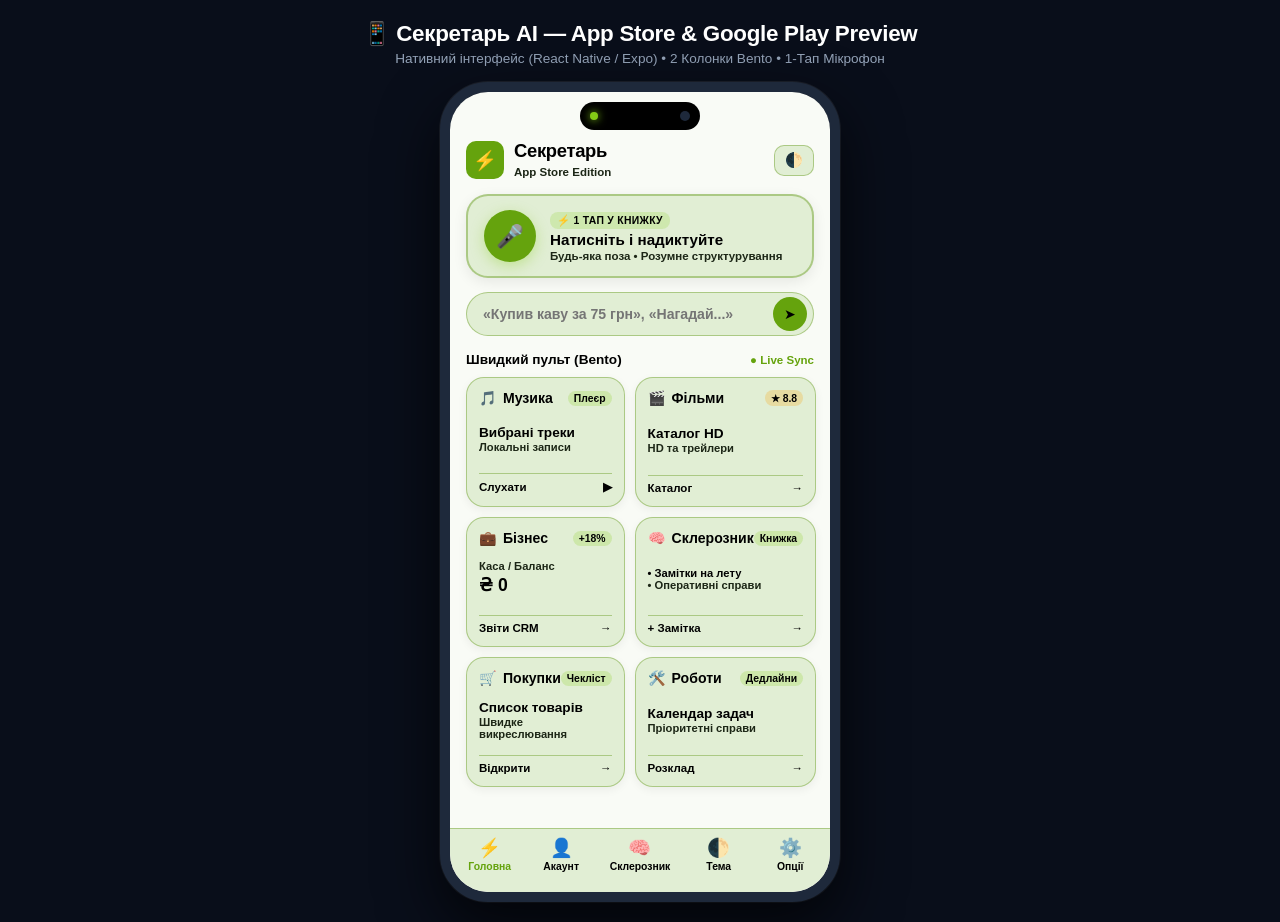
<file: frontend/preview_appstore.html>
<!DOCTYPE html>
<html lang="uk">
<head>
  <meta charset="UTF-8">
  <meta name="viewport" content="width=device-width, initial-scale=1.0">
  <title>Секретарь AI — App Store & Google Play Edition (Interactive Preview)</title>
  <style>
    :root {
      --font: -apple-system, BlinkMacSystemFont, "SF Pro Display", "SF Pro Text", "Segoe UI", Roboto, sans-serif;
    }
    * { box-sizing: border-box; margin: 0; padding: 0; -webkit-tap-highlight-color: transparent; }
    body {
      background: #090e1a;
      font-family: var(--font);
      display: flex;
      flex-direction: column;
      align-items: center;
      justify-content: center;
      min-height: 100vh;
      padding: 20px 10px;
      color: #fff;
    }
    .preview-header {
      text-align: center;
      margin-bottom: 16px;
    }
    .preview-header h1 {
      font-size: 1.4rem;
      font-weight: 900;
      letter-spacing: -0.3px;
      margin-bottom: 4px;
    }
    .preview-header p {
      font-size: 0.85rem;
      color: #94a3b8;
    }

    /* iPhone Frame */
    .iphone-device {
      width: 100%;
      max-width: 400px;
      height: 820px;
      background: #070c18;
      border-radius: 48px;
      border: 10px solid #1e293b;
      box-shadow: 0 25px 60px rgba(0,0,0,0.7), 0 0 0 1px rgba(255,255,255,0.08);
      position: relative;
      overflow: hidden;
      display: flex;
      flex-direction: column;
      transition: all 0.3s ease;
    }

    /* Dynamic Island */
    .dynamic-island {
      position: absolute;
      top: 10px;
      left: 50%;
      transform: translateX(-50%);
      width: 120px;
      height: 28px;
      background: #000;
      border-radius: 20px;
      z-index: 999;
      display: flex;
      align-items: center;
      justify-content: space-between;
      padding: 0 10px;
    }
    .island-mic {
      width: 8px;
      height: 8px;
      background: #84cc16;
      border-radius: 50%;
      box-shadow: 0 0 8px #84cc16;
    }
    .island-cam {
      width: 10px;
      height: 10px;
      background: #1e293b;
      border-radius: 50%;
    }

    /* App View Container */
    .app-screen {
      flex: 1;
      display: flex;
      flex-direction: column;
      overflow-y: auto;
      padding: 48px 16px 84px 16px;
      position: relative;
      transition: background 0.3s ease;
    }

    /* Themes */
    .theme-light {
      --bg-app: #f9fbf6;
      --bg-card: #e1eed4;
      --border: rgba(90, 145, 12, 0.40);
      --primary: #65a30d;
      --text-main: #000000;
      --text-sub: #1c2616;
      --nav-bg: rgba(225, 238, 212, 0.98);
      background: var(--bg-app) !important;
      color: var(--text-main);
    }
    .theme-dark {
      --bg-app: #070c18;
      --bg-card: #15223a;
      --border: rgba(163, 230, 53, 0.22);
      --primary: #84cc16;
      --text-main: #ffffff;
      --text-sub: #94a3b8;
      --nav-bg: rgba(21, 34, 58, 0.96);
      background: var(--bg-app) !important;
      color: var(--text-main);
    }

    /* App Header */
    .app-header {
      display: flex;
      align-items: center;
      justify-content: space-between;
      margin-bottom: 14px;
    }
    .brand-box {
      display: flex;
      align-items: center;
      gap: 10px;
    }
    .brand-icon {
      width: 38px;
      height: 38px;
      border-radius: 10px;
      background: var(--primary);
      color: #000;
      display: flex;
      align-items: center;
      justify-content: center;
      font-size: 1.2rem;
      font-weight: 900;
    }
    .brand-titles h2 {
      font-size: 1.15rem;
      font-weight: 900;
      letter-spacing: -0.3px;
      color: var(--text-main);
    }
    .brand-titles span {
      font-size: 0.72rem;
      font-weight: 600;
      color: var(--text-sub);
    }

    /* Voice Hero Card */
    .voice-hero {
      background: var(--bg-card);
      border: 2px solid var(--border);
      border-radius: 22px;
      padding: 14px 16px;
      display: flex;
      align-items: center;
      gap: 14px;
      margin-bottom: 14px;
      cursor: pointer;
      box-shadow: 0 4px 14px rgba(0,0,0,0.08);
      transition: all 0.2s ease;
    }
    .voice-hero:active {
      transform: scale(0.98);
    }
    .mic-button-wrap {
      width: 52px;
      height: 52px;
      border-radius: 50%;
      background: var(--primary);
      color: #000000;
      display: flex;
      align-items: center;
      justify-content: center;
      font-size: 1.4rem;
      box-shadow: 0 4px 14px rgba(132, 204, 22, 0.35);
      flex-shrink: 0;
    }
    .voice-hero-info {
      flex: 1;
    }
    .hero-badge {
      display: inline-block;
      font-size: 0.65rem;
      font-weight: 800;
      padding: 2px 7px;
      border-radius: 8px;
      background: rgba(132, 204, 22, 0.2);
      color: var(--text-main);
      margin-bottom: 2px;
      letter-spacing: 0.3px;
    }
    .hero-title {
      font-size: 0.95rem;
      font-weight: 800;
      color: var(--text-main);
      margin-bottom: 2px;
    }
    .hero-sub {
      font-size: 0.72rem;
      font-weight: 600;
      color: var(--text-sub);
    }

    /* Quick Input */
    .quick-input {
      display: flex;
      align-items: center;
      background: var(--bg-card);
      border: 1.5px solid var(--border);
      border-radius: 30px;
      padding: 4px 6px 4px 16px;
      margin-bottom: 16px;
    }
    .quick-input input {
      flex: 1;
      border: none;
      background: transparent;
      outline: none;
      color: var(--text-main);
      font-size: 0.88rem;
      font-weight: 600;
    }
    .quick-input button {
      width: 34px;
      height: 34px;
      border-radius: 50%;
      background: var(--primary);
      color: #000;
      border: none;
      display: flex;
      align-items: center;
      justify-content: center;
      font-size: 0.9rem;
      cursor: pointer;
    }

    /* Section Bar */
    .section-bar {
      display: flex;
      align-items: center;
      justify-content: space-between;
      margin-bottom: 10px;
    }
    .section-bar span:first-child {
      font-size: 0.85rem;
      font-weight: 800;
      color: var(--text-main);
    }
    .section-bar span:last-child {
      font-size: 0.72rem;
      font-weight: 700;
      color: var(--primary);
    }

    /* 2-Column Bento Grid */
    .bento-grid {
      display: grid;
      grid-template-columns: 1fr 1fr;
      gap: 10px;
      margin-bottom: 20px;
    }
    .bento-card {
      background: var(--bg-card);
      border: 1.5px solid var(--border);
      border-radius: 18px;
      padding: 12px;
      min-height: 130px;
      display: flex;
      flex-direction: column;
      justify-content: space-between;
      cursor: pointer;
      box-shadow: 0 3px 10px rgba(0,0,0,0.06);
      transition: all 0.2s ease;
    }
    .bento-card:active {
      transform: scale(0.97);
    }
    .bento-head {
      display: flex;
      align-items: center;
      justify-content: space-between;
    }
    .bento-title-row {
      display: flex;
      align-items: center;
      gap: 6px;
      font-size: 0.88rem;
      font-weight: 800;
      color: var(--text-main);
    }
    .bento-pill {
      font-size: 0.65rem;
      font-weight: 800;
      padding: 2px 6px;
      border-radius: 10px;
      background: rgba(132, 204, 22, 0.22);
      color: var(--text-main);
    }
    .bento-val {
      font-size: 1.1rem;
      font-weight: 900;
      color: var(--text-main);
      margin: 3px 0 1px 0;
    }
    .bento-sub {
      font-size: 0.7rem;
      font-weight: 600;
      color: var(--text-sub);
    }
    .bento-foot {
      display: flex;
      align-items: center;
      justify-content: space-between;
      border-top: 1px solid var(--border);
      padding-top: 6px;
      margin-top: 4px;
      font-size: 0.72rem;
      font-weight: 800;
      color: var(--text-main);
    }

    /* Bottom Dock */
    .bottom-dock {
      position: absolute;
      bottom: 0;
      left: 0;
      right: 0;
      background: var(--nav-bg);
      border-top: 1.5px solid var(--border);
      backdrop-filter: blur(20px);
      -webkit-backdrop-filter: blur(20px);
      display: flex;
      align-items: center;
      justify-content: space-around;
      padding: 8px 4px 20px 4px;
      z-index: 100;
    }
    .dock-btn {
      display: flex;
      flex-direction: column;
      align-items: center;
      background: transparent;
      border: none;
      color: var(--text-main);
      cursor: pointer;
      font-family: inherit;
      min-width: 46px;
    }
    .dock-btn span:first-child {
      font-size: 1.15rem;
    }
    .dock-btn span:last-child {
      font-size: 0.65rem;
      font-weight: 800;
      margin-top: 2px;
      color: var(--text-main);
    }
    .dock-btn.active span:last-child {
      color: var(--primary);
    }

    /* Interactive Modal */
    .modal-overlay {
      position: absolute;
      top: 0; left: 0; right: 0; bottom: 0;
      background: rgba(0,0,0,0.65);
      z-index: 1000;
      display: none;
      align-items: flex-end;
      animation: fadeIn 0.2s ease;
    }
    .modal-overlay.active {
      display: flex;
    }
    .modal-content {
      width: 100%;
      background: var(--bg-card);
      border-top: 2px solid var(--border);
      border-radius: 28px 28px 0 0;
      padding: 20px 18px 30px 18px;
    }
    .modal-top {
      display: flex;
      align-items: center;
      justify-content: space-between;
      border-bottom: 1.5px solid var(--border);
      padding-bottom: 12px;
      margin-bottom: 14px;
    }
    .modal-top h3 {
      font-size: 1.05rem;
      font-weight: 800;
      color: var(--text-main);
    }
    .modal-close {
      background: transparent;
      border: none;
      font-size: 1.5rem;
      color: var(--text-main);
      cursor: pointer;
    }
    .modal-card-box {
      background: var(--bg-app);
      border: 1.5px solid var(--border);
      border-radius: 12px;
      padding: 12px;
      margin-bottom: 10px;
    }
    .modal-card-box strong {
      display: block;
      font-size: 0.88rem;
      color: var(--text-main);
      margin-bottom: 2px;
    }
    .modal-card-box p {
      font-size: 0.74rem;
      color: var(--text-sub);
    }
    .modal-action-btn {
      width: 100%;
      padding: 11px;
      border-radius: 10px;
      background: var(--primary);
      color: #000000;
      font-weight: 800;
      border: none;
      cursor: pointer;
      font-size: 0.86rem;
      margin-top: 8px;
    }
  </style>
</head>
<body>

  <div class="preview-header">
    <h1>📱 Секретарь AI — App Store & Google Play Preview</h1>
    <p>Нативний інтерфейс (React Native / Expo) • 2 Колонки Bento • 1-Тап Мікрофон</p>
  </div>

  <div class="iphone-device">
    <div class="dynamic-island">
      <div class="island-mic"></div>
      <div class="island-cam"></div>
    </div>

    <div class="app-screen theme-light" id="app-screen">
      <!-- Header -->
      <div class="app-header">
        <div class="brand-box">
          <div class="brand-icon">⚡</div>
          <div class="brand-titles">
            <h2>Секретарь</h2>
            <span>App Store Edition</span>
          </div>
        </div>
        <button id="toggle-theme-btn" style="background:var(--bg-card);border:1.5px solid var(--border);border-radius:10px;padding:6px 10px;cursor:pointer;font-size:0.9rem;" title="Перемкнути тему">
          🌓
        </button>
      </div>

      <!-- 1. Voice Hero (1 Tap) -->
      <div class="voice-hero" id="voice-hero-btn">
        <div class="mic-button-wrap">🎤</div>
        <div class="voice-hero-info">
          <span class="hero-badge">⚡ 1 ТАП У КНИЖКУ</span>
          <div class="hero-title" id="mic-status-text">Натисніть і надиктуйте</div>
          <div class="hero-sub">Будь-яка поза • Розумне структурування</div>
        </div>
      </div>

      <!-- 2. Quick Input -->
      <div class="quick-input">
        <input type="text" placeholder="«Купив каву за 75 грн», «Нагадай...»" />
        <button type="button">➤</button>
      </div>

      <!-- 3. Section Bar -->
      <div class="section-bar">
        <span>Швидкий пульт (Bento)</span>
        <span>● Live Sync</span>
      </div>

      <!-- 4. 2-Column Bento Grid -->
      <div class="bento-grid">
        <!-- Music -->
        <div class="bento-card" onclick="alert('Модуль: Музика')">
          <div class="bento-head">
            <div class="bento-title-row"><span>🎵</span> Музика</div>
            <span class="bento-pill">Плеєр</span>
          </div>
          <div>
            <div class="bento-val" style="font-size:0.85rem;">Вибрані треки</div>
            <div class="bento-sub">Локальні записи</div>
          </div>
          <div class="bento-foot">
            <span>Слухати</span>
            <span>▶</span>
          </div>
        </div>

        <!-- Movies -->
        <div class="bento-card" onclick="alert('Модуль: Фільми')">
          <div class="bento-head">
            <div class="bento-title-row"><span>🎬</span> Фільми</div>
            <span class="bento-pill" style="background:rgba(245,158,11,0.25);">★ 8.8</span>
          </div>
          <div>
            <div class="bento-val" style="font-size:0.85rem;">Каталог HD</div>
            <div class="bento-sub">HD та трейлери</div>
          </div>
          <div class="bento-foot">
            <span>Каталог</span>
            <span>→</span>
          </div>
        </div>

        <!-- Business -->
        <div class="bento-card" onclick="alert('Модуль: Бізнес CRM')">
          <div class="bento-head">
            <div class="bento-title-row"><span>💼</span> Бізнес</div>
            <span class="bento-pill">+18%</span>
          </div>
          <div>
            <div class="bento-sub">Каса / Баланс</div>
            <div class="bento-val">₴ 0</div>
          </div>
          <div class="bento-foot">
            <span>Звіти CRM</span>
            <span>→</span>
          </div>
        </div>

        <!-- Vault (Склерозник) -->
        <div class="bento-card" onclick="alert('Модуль: Склерозник')">
          <div class="bento-head">
            <div class="bento-title-row"><span>🧠</span> Склерозник</div>
            <span class="bento-pill">Книжка</span>
          </div>
          <div>
            <div class="bento-sub" style="color:var(--text-main);font-weight:700;">• Замітки на лету</div>
            <div class="bento-sub">• Оперативні справи</div>
          </div>
          <div class="bento-foot">
            <span>+ Замітка</span>
            <span>→</span>
          </div>
        </div>

        <!-- Shopping -->
        <div class="bento-card" onclick="alert('Модуль: Покупки')">
          <div class="bento-head">
            <div class="bento-title-row"><span>🛒</span> Покупки</div>
            <span class="bento-pill">Чекліст</span>
          </div>
          <div>
            <div class="bento-val" style="font-size:0.85rem;">Список товарів</div>
            <div class="bento-sub">Швидке викреслювання</div>
          </div>
          <div class="bento-foot">
            <span>Відкрити</span>
            <span>→</span>
          </div>
        </div>

        <!-- Tasks -->
        <div class="bento-card" onclick="alert('Модуль: Задачі')">
          <div class="bento-head">
            <div class="bento-title-row"><span>🛠️</span> Роботи</div>
            <span class="bento-pill">Дедлайни</span>
          </div>
          <div>
            <div class="bento-val" style="font-size:0.85rem;">Календар задач</div>
            <div class="bento-sub">Пріоритетні справи</div>
          </div>
          <div class="bento-foot">
            <span>Розклад</span>
            <span>→</span>
          </div>
        </div>
      </div>

      <!-- Bottom Dock -->
      <div class="bottom-dock">
        <button class="dock-btn active">
          <span>⚡</span>
          <span>Головна</span>
        </button>
        <button class="dock-btn" id="open-account-btn">
          <span>👤</span>
          <span>Акаунт</span>
        </button>
        <button class="dock-btn" onclick="alert('Відкрито Склерозник')">
          <span>🧠</span>
          <span>Склерозник</span>
        </button>
        <button class="dock-btn" id="dock-theme-btn">
          <span>🌓</span>
          <span>Тема</span>
        </button>
        <button class="dock-btn" id="open-settings-btn">
          <span>⚙️</span>
          <span>Опції</span>
        </button>
      </div>

      <!-- Account Modal -->
      <div class="modal-overlay" id="account-modal">
        <div class="modal-content">
          <div class="modal-top">
            <h3>👤 Профіль та Акаунт</h3>
            <button class="modal-close" id="close-account-btn">&times;</button>
          </div>
          <div class="modal-card-box">
            <strong>🌟 PRO Ліцензія (App Store Ready)</strong>
            <p>Довічний доступ • Whisper AI необмежено • Хмарний бекап</p>
          </div>
          <div class="modal-card-box">
            <strong>☁️ Резервна копія на Google Drive (5TB)</strong>
            <p>Зашифрований архів SQLite у вашу хмарну папку.</p>
            <button class="modal-action-btn" onclick="alert('Створення резервної копії на Google Drive...')">
              Створити резервну копію зараз
            </button>
          </div>
        </div>
      </div>

      <!-- Settings Modal -->
      <div class="modal-overlay" id="settings-modal">
        <div class="modal-content">
          <div class="modal-top">
            <h3>⚙️ Системні налаштування</h3>
            <button class="modal-close" id="close-settings-btn">&times;</button>
          </div>
          <div class="modal-card-box">
            <strong>🌍 Регіональні стандарти</strong>
            <p>Основна валюта: ₴ Гривня • Мова: 🇺🇦 Українська</p>
          </div>
          <div class="modal-card-box">
            <strong>📱 Збірка для App Store & Google Play</strong>
            <p>Версія: v1.0.0 (Build 1) • Target: iOS 17+ / Android 14+</p>
          </div>
        </div>
      </div>
    </div>
  </div>

  <script>
    const screen = document.getElementById('app-screen');
    const toggleBtn = document.getElementById('toggle-theme-btn');
    const dockThemeBtn = document.getElementById('dock-theme-btn');
    const accountModal = document.getElementById('account-modal');
    const settingsModal = document.getElementById('settings-modal');

    function toggleTheme() {
      if (screen.classList.contains('theme-light')) {
        screen.classList.remove('theme-light');
        screen.classList.add('theme-dark');
      } else {
        screen.classList.remove('theme-dark');
        screen.classList.add('theme-light');
      }
    }

    toggleBtn.addEventListener('click', toggleTheme);
    dockThemeBtn.addEventListener('click', toggleTheme);

    document.getElementById('open-account-btn').addEventListener('click', () => {
      accountModal.classList.add('active');
    });
    document.getElementById('close-account-btn').addEventListener('click', () => {
      accountModal.classList.remove('active');
    });

    document.getElementById('open-settings-btn').addEventListener('click', () => {
      settingsModal.classList.add('active');
    });
    document.getElementById('close-settings-btn').addEventListener('click', () => {
      settingsModal.classList.remove('active');
    });

    // Mic recording simulation
    const micBtn = document.getElementById('voice-hero-btn');
    const micStatus = document.getElementById('mic-status-text');
    let isRec = false;
    micBtn.addEventListener('click', () => {
      isRec = !isRec;
      if (isRec) {
        micStatus.textContent = '🔴 Слухаю... Говоріть';
        micStatus.style.color = '#ef4444';
      } else {
        micStatus.textContent = '✅ Запис збережено у Склерозник';
        micStatus.style.color = '';
        setTimeout(() => {
          micStatus.textContent = 'Натисніть і надиктуйте';
        }, 2000);
      }
    });
  </script>
</body>
</html>
</file>
